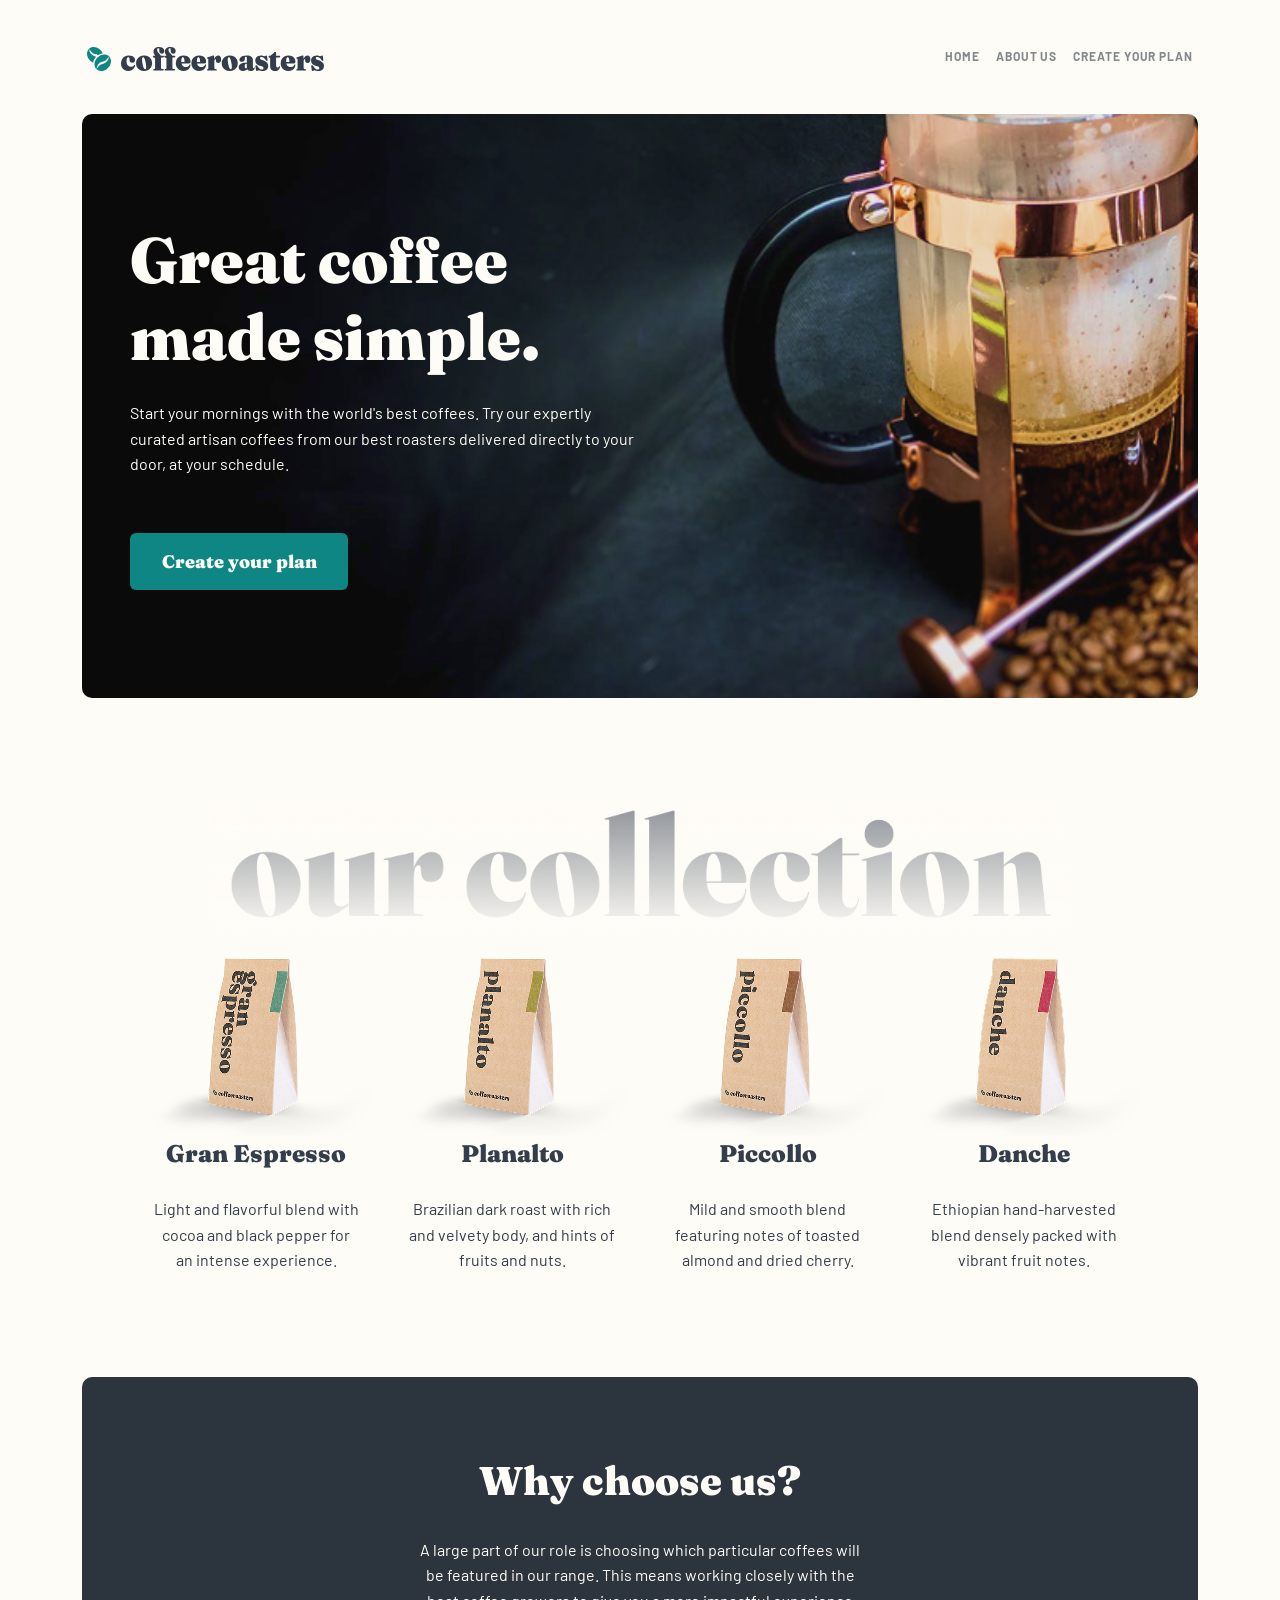
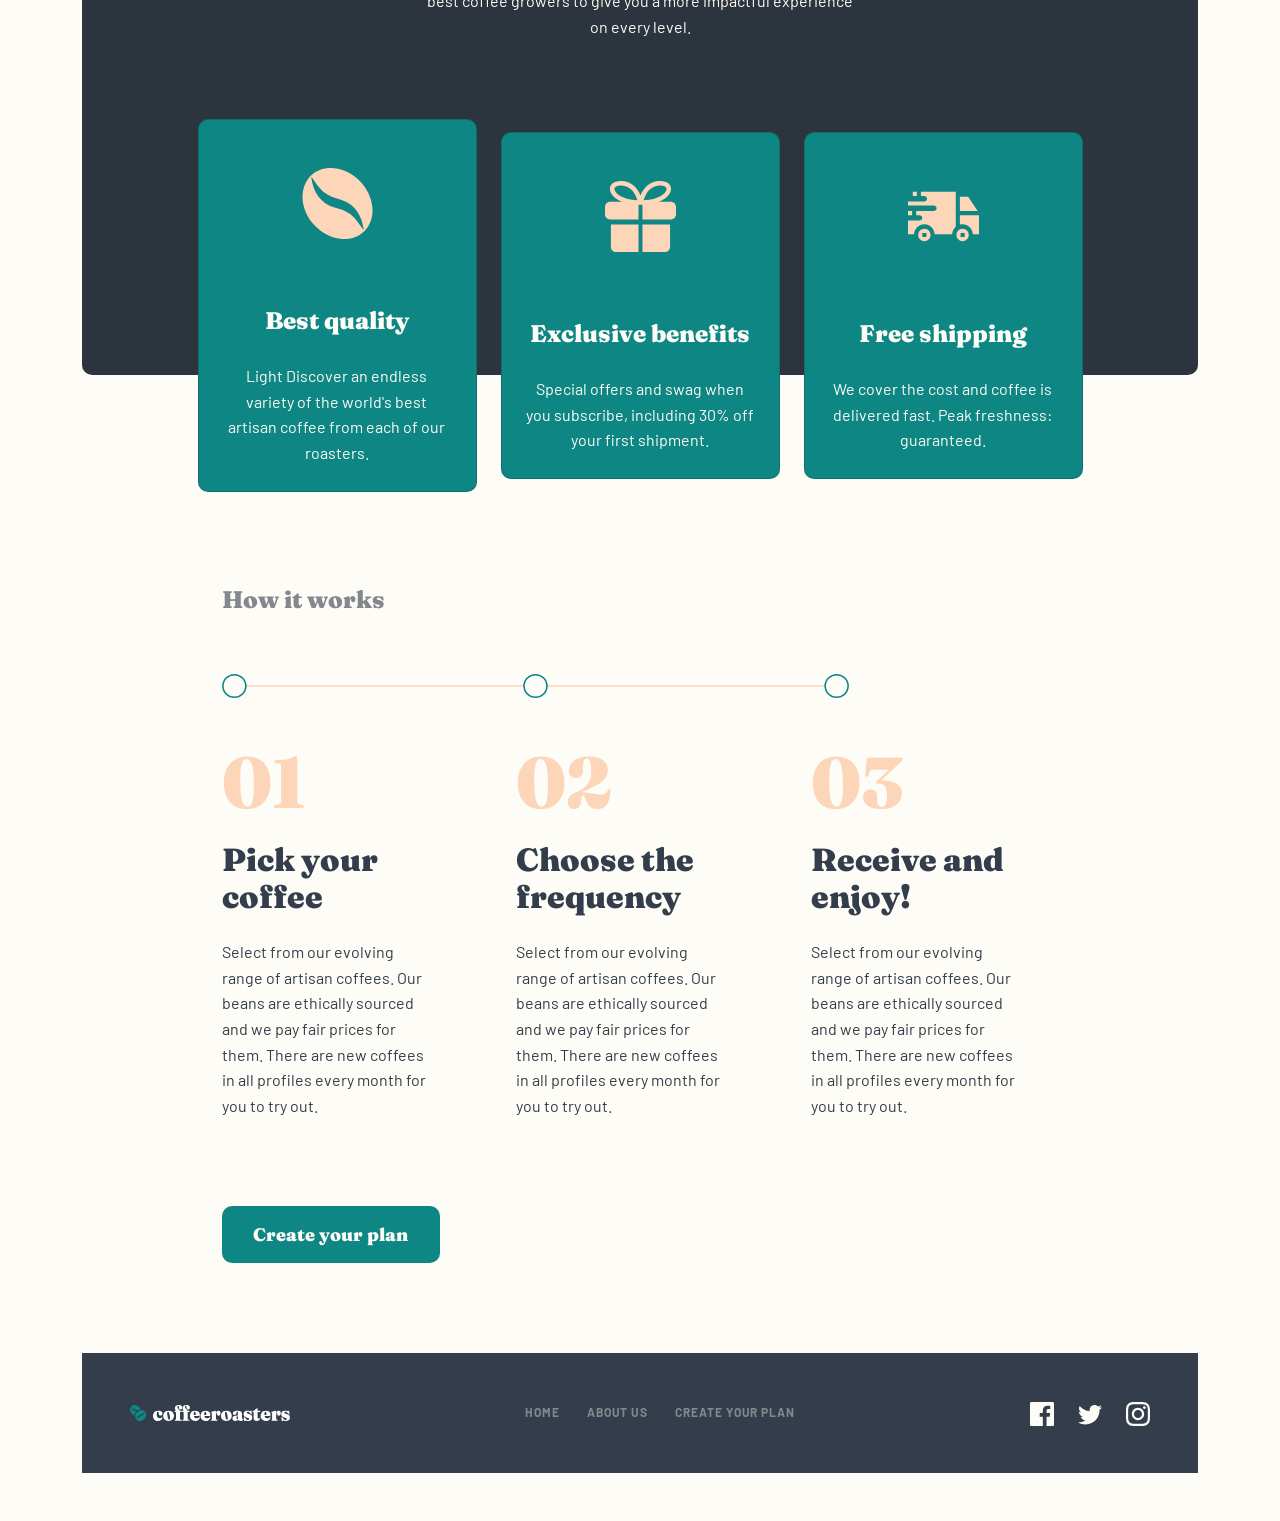
<file: index.html>
<!DOCTYPE html>
<html lang="en">
<!DOCTYPE html>
<html lang="en">

<head>
    <meta charset="UTF-8">
    <meta name="viewport" content="width=device-width, initial-scale=1.0">
    <title>Document</title>
    <link rel="stylesheet" href="style.css">
    <link rel="stylesheet" href="bootstrap.min.css">
    <link href="https://cdn.jsdelivr.net/npm/bootstrap@5.3.8/dist/css/bootstrap.min.css" rel="stylesheet"
        integrity="sha384-sRIl4kxILFvY47J16cr9ZwB07vP4J8+LH7qKQnuqkuIAvNWLzeN8tE5YBujZqJLB" crossorigin="anonymous">
    <link rel="stylesheet" href="https://cdnjs.cloudflare.com/ajax/libs/animate.css/4.1.1/animate.min.css">
</head>

<body>
    <div id="main" class="container-fluid col-12">
        <div id="container" class="container d-flex flex-column align-items-center pb-5">
            <!-- -----------------navbar------------------- -->
            <div id="navbar" class="d-flex justify-content-between align-items-center col-12">
                <div id="logo">
                    <img src="./Footage/Logo.svg" alt="">
                </div>
                <div id="links" class=" d-md-flex align-items-center gap-3">
                    <a href="./index.html">HOME</a>
                    <a href="./about-us.html">ABOUT US</a>
                    <a href="./subscribe.html">Create your plan</a>
                </div>
                <button onclick="toggleHamburger()" id="Hamburger" class="d-flex flex-column d-md-none">
                    <span></span>
                    <span></span>
                    <span></span>
                </button>
            </div>

            <!-- -----------------Hero------------------- -->

            <div id="hero" class="col-12 p-5 d-flex justify-content-lg-start align-items-center">
                <div id="card" class="col-lg-6 col-md-8 d-flex flex-column gap-3 align-items-md-start align-items-center">
                    <h1 class="text-center text-md-start col-md-10">Great coffee made simple.</h1>
                    <p class="text-md-start text-center">Start your mornings with the world's best coffees. Try our expertly
                        curated artisan coffees from our best roasters delivered directly
                        to your door, at your schedule.
                    </p>
                    <button onclick="window.location.href='./subscribe.html'" class="mt-4">Create your plan</button>
                </div>
            </div>
            <!-- -----------------Section-1-------------------- -->

            <section id="our-collection" class="col-12 col-lg-11 d-flex flex-column align-items-center">
                <img src="./Footage/Collection-Header.png" alt="" class="col-10">

                <div id="item-collection" class="h-75 d-flex justify-content-between flex-wrap ">

                    <div
                        class="col-lg-3 col-md-12 p-2 d-flex justify-content-center align-items-center flex-column flex-md-row flex-lg-column ">
                        <img src="./Footage/Collection-Image.png" alt="">
                        <div class="d-flex flex-column align-items-md-start align-items-lg-center align-items-center">
                            <h3>Gran Espresso</h3>
                            <p class="text-lg-center text-center text-md-start col-12 p-3">
                                Light and flavorful blend with cocoa and black
                                pepper for an intense experience.
                            </p>
                        </div>
                    </div>

                    <div class="col-lg-3 col-md-12 p-2 d-flex justify-content-center align-items-center flex-column flex-md-row flex-lg-column ">
                        <img src="./Footage/Collection-Image2.png" alt="">
                        <div
                            class="d-flex flex-column align-items-md-start align-items-lg-center align-items-center">
                            <h3>Planalto</h3>
                            <p class="text-lg-center text-center text-md-start col-12 p-3">
                                Brazilian dark roast with rich and velvety body,
                                and hints of fruits and nuts.
                            </p>
                        </div>
                    </div>

                    <div class="col-lg-3 col-md-12 p-2 d-flex justify-content-center align-items-center flex-column flex-md-row flex-lg-column ">
                        <img src="./Footage/Collection-Image3.png" alt="">
                        <div
                            class="d-flex flex-column align-items-md-start align-items-lg-center align-items-center">
                            <h3>Piccollo</h3>
                            <p class="text-lg-center text-center text-md-start col-12 p-3">
                                Mild and smooth blend featuring notes of toasted almond and dried cherry.
                            </p>
                        </div>
                    </div>

                    <div class="col-lg-3 col-md-12 p-2 d-flex justify-content-center align-items-center flex-column flex-md-row flex-lg-column ">
                        <img src="./Footage/Collection-Image4.png" alt="">
                        <div
                            class="d-flex flex-column align-items-md-start align-items-lg-center align-items-center">
                            <h3>Danche</h3>
                            <p class="text-lg-center text-center text-md-start col-10 col-md-12 col-lg-12 p-3">
                                Ethiopian hand-harvested blend densely packed with vibrant fruit notes.
                            </p>
                        </div>
                    </div>

                </div>
            </section>

            <!-- -----------------Section-2 -------------------- -->

            <section id="sec-2" class=" col-12  d-flex flex-column align-items-center">
                <div id="sec-2-title" class="col-12   d-flex flex-column align-items-center">
                    <h2 class="col-lg-5 col-md-6 col-12">Why choose us?</h2>
                    <p class="text-center col-lg-5 col-md-9 col-11">
                        A large part of our role is choosing which particular coffees
                        will be featured in our range. This means working closely with
                        the best coffee growers to give you a more impactful experience on every level.
                    </p>
                </div>

                <div id="item-collection" class=" d-flex justify-content-center gap-4 flex-wrap align-items-center">

                    <div class="card col-lg-3 col-md-11 col-10 d-flex justify-content-center align-items-center flex-column flex-md-row flex-lg-column ">
                        <img src="./Footage/Coffee Bean Icon.svg" alt="">
                        <div class="d-flex flex-column align-items-md-start align-items-lg-center align-items-center">
                            <h3 class="mt-md-3 mb-md-4">Best quality</h3>
                            <p class="text-lg-center text-center text-md-start col-10 col-md-11 col-lg-10">Light
                                Discover an endless variety of the world's best artisan coffee from each of our
                                roasters.
                            </p>
                        </div>
                    </div>

                    <div class="card col-lg-3 col-md-11 col-10 d-flex justify-content-center align-items-center flex-column flex-md-row flex-lg-column ">
                        <img src="./Footage/Gift Icon.svg" alt="">
                        <div class="d-flex flex-column align-items-md-start align-items-lg-center align-items-center">
                            <h3 class="mt-md-3 mb-md-4">Exclusive benefits</h3>
                            <p class="text-lg-center text-center text-md-start col-10 col-md-11 col-lg-10">
                                Special offers and swag when you subscribe, including 30% off your first shipment.
                            </p>
                        </div>
                    </div>

                    <div class="card col-lg-3 col-md-11 col-10 d-flex justify-content-center align-items-center flex-column flex-md-row flex-lg-column ">
                        <img src="./Footage/Truck Icon.svg" alt="">
                        <div class="d-flex flex-column align-items-md-start align-items-lg-center align-items-center">
                            <h3 class="mt-md-3 mb-md-4">Free shipping</h3>
                            <p class="text-lg-center text-center text-md-start col-10 col-md-11 col-lg-10">
                                We cover the cost and coffee is delivered fast. Peak freshness: guaranteed.
                            </p>
                        </div>
                    </div>

                </div>
            </section> 

             <!-- -----------------Section-3-------------------- -->  
            <div id="sec-3" class="col-lg-9 col-md-12 d-flex flex-column align-items-center align-items-md-start gap-5">
                <h2>How it works</h2>
                <img src="./Footage/How It Works Steps.svg" alt="" class="d-md-block d-none col-9">

                <div class="d-flex flex-column flex-md-row justify-content-between col-10 col-md-12 gap-3">

                    <div
                        class="col-md-4 col-12 d-flex flex-column align-items-center text-center align-items-md-start text-md-start gap-md-3 gap-3">
                        <h1>01</h1>
                        <h3 class="col-lg-9 col-md-12 col-9">Pick your coffee</h3>
                        <p class="col-12 col-md-9">
                            Select from our evolving range of artisan coffees.
                            Our beans are ethically sourced and we pay fair prices
                            for them. There are new coffees in all profiles every
                            month for you to try out.
                        </p>
                    </div>
                    <div
                        class="col-md-4 col-12 d-flex flex-column align-items-center text-center align-items-md-start text-md-start gap-md-3 gap-3">
                        <h1>02</h1>
                        <h3 class="col-lg-9 col-md-12 col-9">Choose the frequency</h3>
                        <p class="col-12 col-md-9">
                            Select from our evolving range of artisan coffees.
                            Our beans are ethically sourced and we pay fair prices
                            for them. There are new coffees in all profiles every
                            month for you to try out.
                        </p>
                    </div>
                    <div
                        class="col-md-4 col-12  d-flex flex-column align-items-center text-center align-items-md-start text-md-start gap-md-3 gap-3">
                        <h1>03</h1>
                        <h3 class="col-lg-9 col-md-12 col-9">Receive and enjoy!</h3>
                        <p class="col-12 col-md-9">
                            Select from our evolving range of artisan coffees.
                            Our beans are ethically sourced and we pay fair prices
                            for them. There are new coffees in all profiles every
                            month for you to try out.
                        </p>
                    </div>
                </div>
                <button onclick="window.location.href='./subscribe.html'" class="mt-4">Create your plan</button>
            </div>
      
            <!-- -----------------Footer-------------------- -->
            <div id="footer" class=" col-12 d-flex flex-column flex-md-row justify-content-between align-items-center gap-4 p-md-3 p-lg-5 p-5">
                <img src="./Footage/Footer Logo.svg" alt="" id="footer-logo">
                <div id="footer-links" class="d-flex justify-content-between align-items-center">
                    <a href="./index.html">HOME</a>
                    <a href="./about-us.html">ABOUT US</a>
                    <a href="./subscribe.html">Create your plan</a>
                </div>
                <div id="social-links" class="d-flex justify-content-between align-items-center">
                    <a href="https://web.facebook.com/"><img src="./Footage/fb.svg" alt=""></a>
                    <a href="https://x.com/"><img src="./Footage/tw.svg" alt=""></a>
                    <a href="https://www.instagram.com/"><img src="./Footage/in.svg" alt=""></a>
                </div>
            </div>

        </div>
    </div>

    <!-- ------------------------Scripts------------------- -->
    <script src="./script.js"></script>
    <script src="./bootstrap.min.js"></script>
    <script src="https://cdn.jsdelivr.net/npm/bootstrap@5.3.8/dist/js/bootstrap.bundle.min.js"
        integrity="sha384-FKyoEForCGlyvwx9Hj09JcYn3nv7wiPVlz7YYwJrWVcXK/BmnVDxM+D2scQbITxI"
        crossorigin="anonymous"></script>
</body>

</html>
</file>
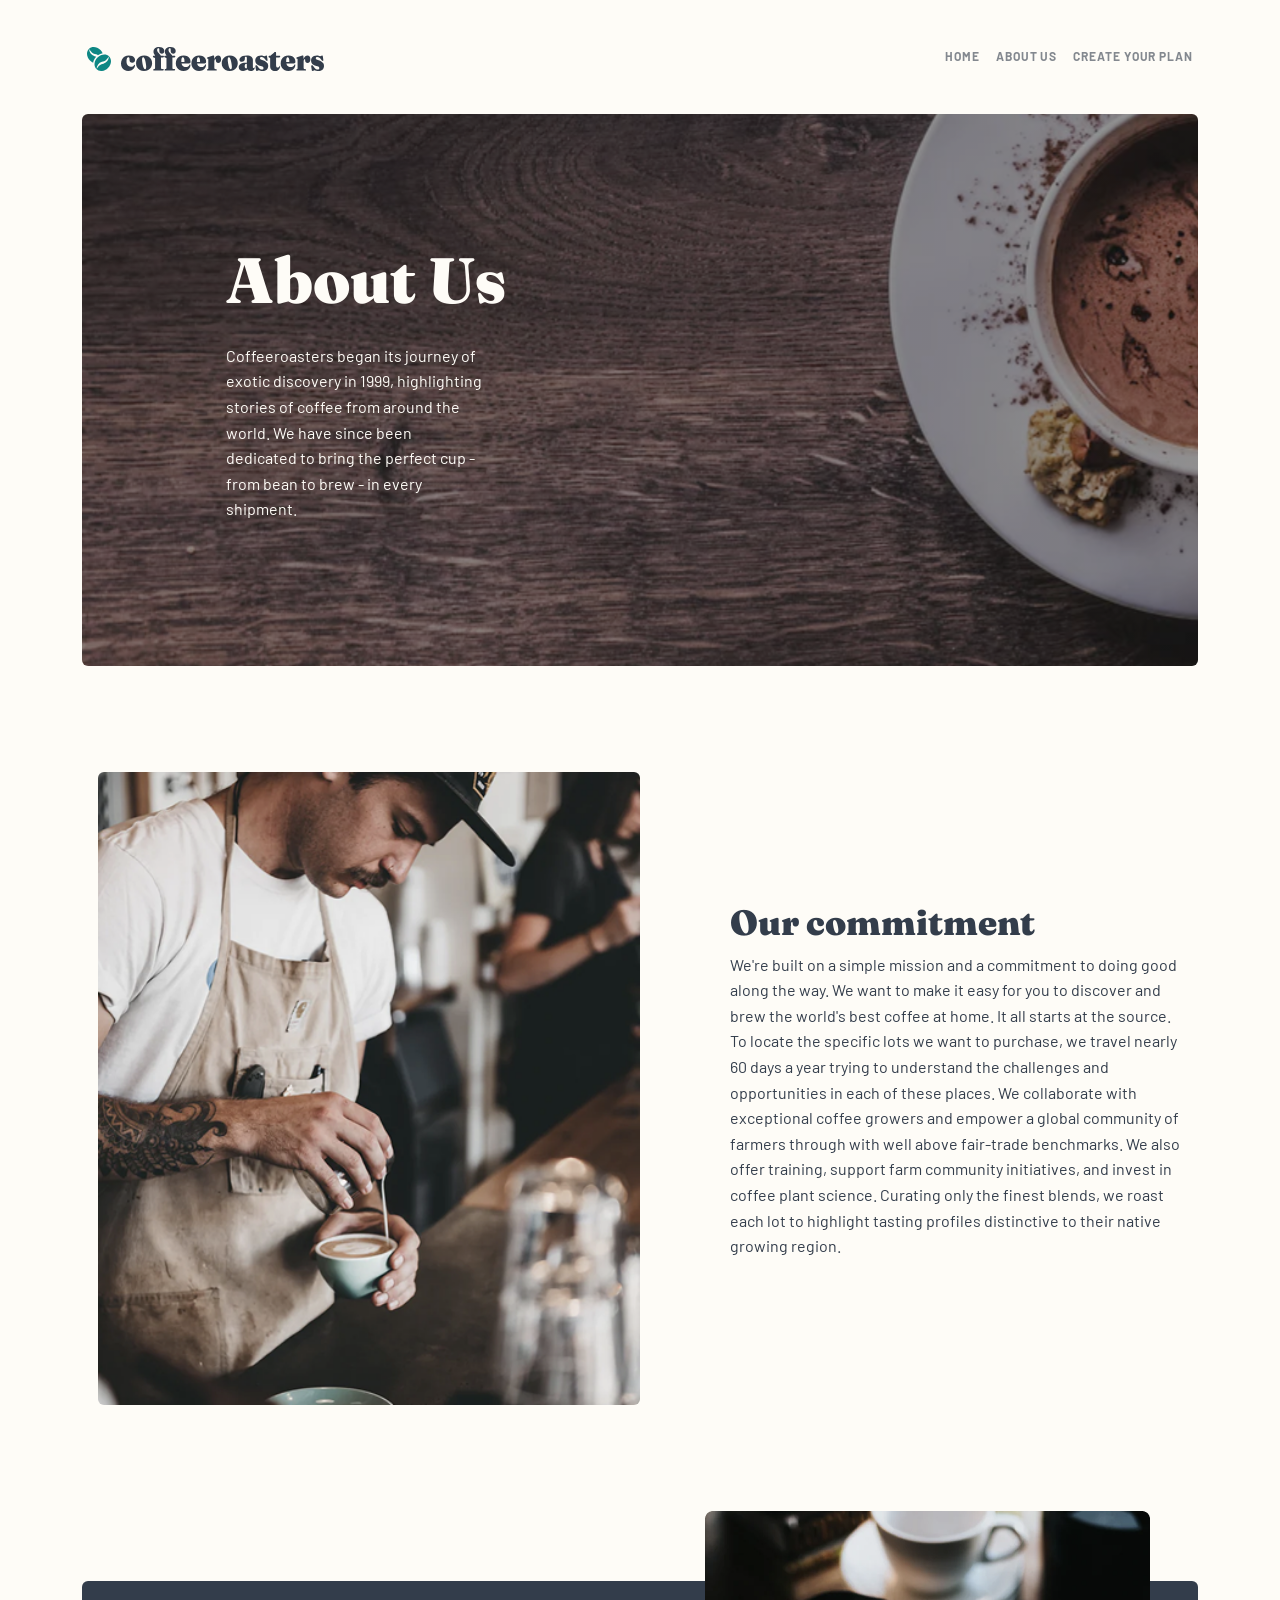
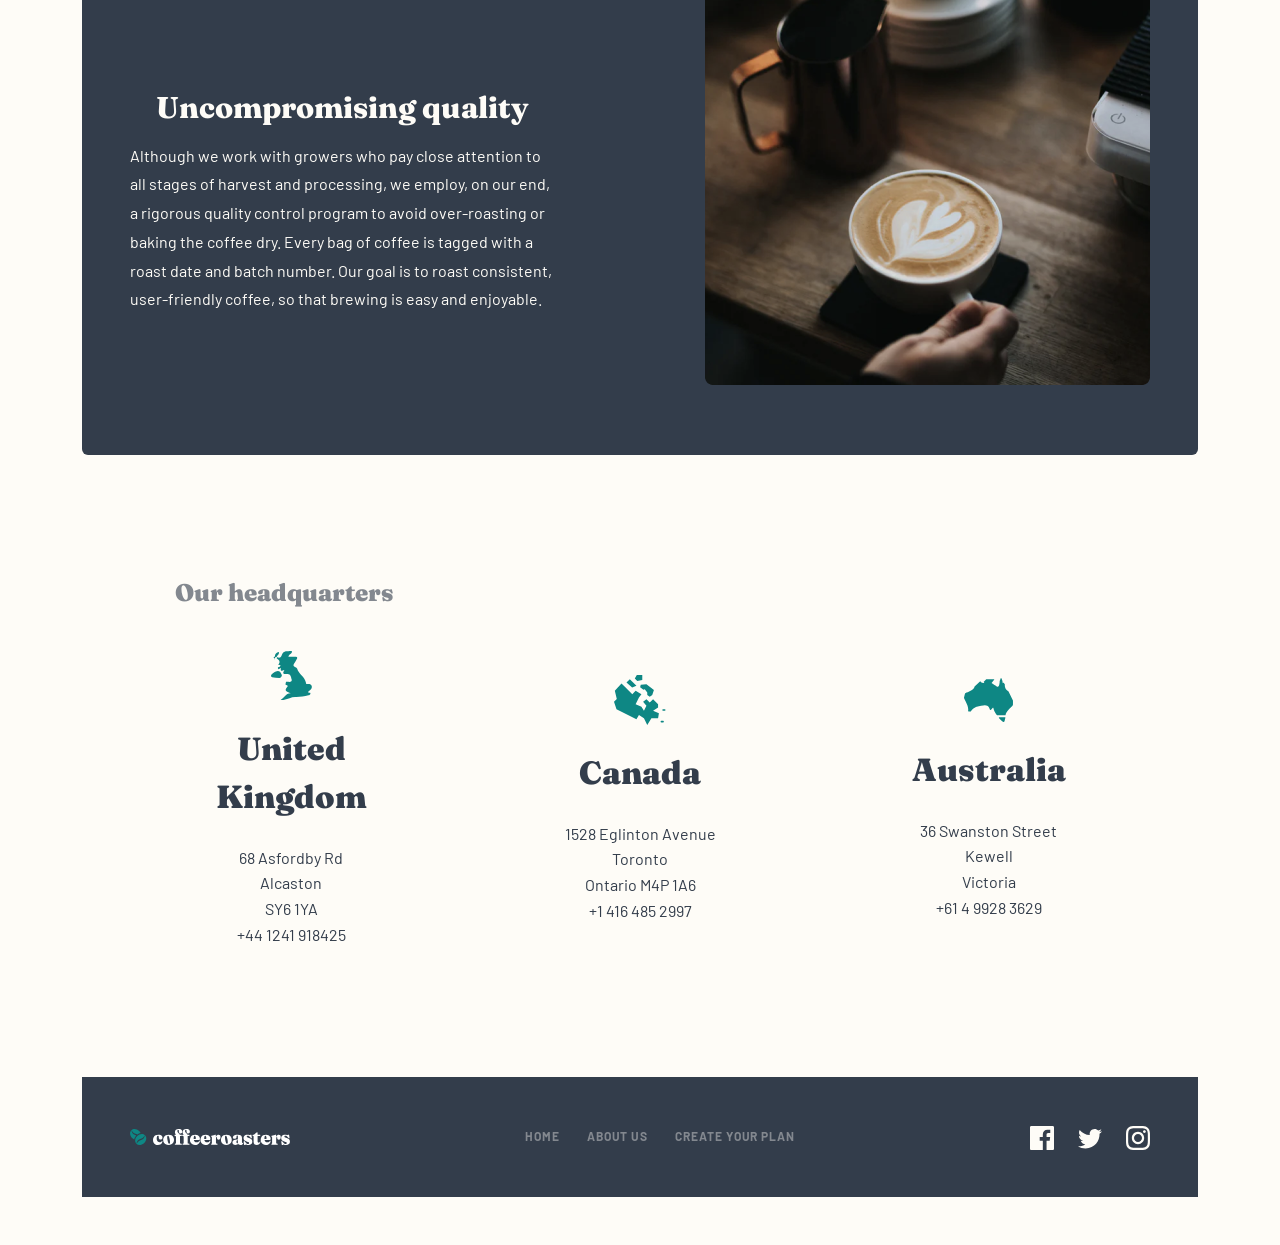
<file: about-us.html>
<!DOCTYPE html>
<html lang="en">
<!DOCTYPE html>
<html lang="en">

<head>
    <meta charset="UTF-8">
    <meta name="viewport" content="width=device-width, initial-scale=1.0">
    <title>Document</title>
    <link rel="stylesheet" href="about-us.css">
    <link rel="stylesheet" href="style.css">
    <link rel="stylesheet" href="bootstrap.min.css">
    <link href="https://cdn.jsdelivr.net/npm/bootstrap@5.3.8/dist/css/bootstrap.min.css" rel="stylesheet"
        integrity="sha384-sRIl4kxILFvY47J16cr9ZwB07vP4J8+LH7qKQnuqkuIAvNWLzeN8tE5YBujZqJLB" crossorigin="anonymous">
    <link rel="stylesheet" href="https://cdnjs.cloudflare.com/ajax/libs/animate.css/4.1.1/animate.min.css">
</head>

<body>
    <div id="main" class="container-fluid col-12">
        <div id="container" class="container d-flex flex-column align-items-center pb-5">
            <!-- -----------------navbar------------------- -->
            <div id="navbar" class="d-flex justify-content-between align-items-center col-12">
                <div id="logo">
                    <img src="./Footage/Logo.svg" alt="">
                </div>
                <div id="links" class=" d-md-flex align-items-center gap-3">
                    <a href="./index.html">HOME</a>
                    <a href="./about-us.html">ABOUT US</a>
                    <a href="./subscribe.html">Create your plan</a>
                </div>
                <button onclick="toggleHamburger()" id="Hamburger" class="d-flex flex-column d-md-none">
                    <span></span>
                    <span></span>
                    <span></span>
                </button>
            </div>
            <!-- -----------------Hero------------------- -->

            <div id="hero-about" class="rounded col-12 d-flex justify-content-center justify-content-md-start align-items-center ps-md-5">
                
                <div id="card" class="col-10 col-md-6 d-flex flex-column align-items-center align-items-md-start gap-3 p-3">
                    <h1>About Us</h1>
                    <p class="col-8 text-md-start text-center">Coffeeroasters began its journey of exotic discovery in 1999,
                         highlighting stories of coffee from around the world. We have since been 
                         dedicated to bring the perfect cup - from bean to brew - in every shipment.
                    </p>
                </div>
            </div>

            <!-- -----------------Section-1-------------------- -->

            <div id="about__sec-1" class=" d-flex gap-5 p-3 align-items-center justify-content-between flex-column flex-md-row ">
                <img src="./Footage/coffee-maker.png" alt="" class=" rounded d-md-none d-lg-block d-block col-12 col-lg-6">
                <img src="./Footage/coffee-maker_m.png" alt="" class=" rounded d-lg-none d-md-block d-none col-md-5">
                
                <div id="sec-1_info" class="col-lg-5 col-md-7 col-12 d-flex flex-column align-items-center align-items-md-start">
                    <h2>Our commitment</h2>
                    <p class="text-center text-md-start">We're built on a simple mission and a commitment to doing 
                        good along the way. We want to make it easy for you to
                        discover and brew the world's best coffee at home. 
                        It all starts at the source. To locate the specific 
                        lots we want to purchase, we travel nearly 60 days 
                        a year trying to understand the challenges and 
                        opportunities in each of these places. We collaborate 
                        with exceptional coffee growers and empower a global
                        community of farmers through with well above fair-trade 
                        benchmarks. We also offer training, support farm community
                        initiatives, and invest in coffee plant science. 
                        Curating only the finest blends, we roast each lot to
                        highlight tasting profiles distinctive to their native 
                        growing region.
                    </p>
                </div>
            </div>

             <!-- -----------------Section-2-------------------- -->

            <div id="about__sec-2" class="rounded col-12 d-flex flex-lg-row-reverse flex-md-column flex-column align-items-center justify-content-between ps-5 pe-5">
                <img id="img-Lg" src="./Footage/About-Sec-2_LG.png" alt="" class="rounded d-md-none d-lg-block d-none">
                <img id="img-md"src="./Footage/About-Sec-2_MD.png" alt="" class="rounded col-md-10 d-md-block d-lg-none d-none">
                <img id="img-sm"src="./Footage/About-Sec-2_SM.png" alt="" class="rounded col-12 d-block d-lg-none d-md-none">

                <div class="col-lg-5 col-md-10 flex-column flex-lg-start flex-md-center  ">
                    <h1 class="pb-4 pb-md-2 pt-md-2 pt-5">Uncompromising quality</h1>
                    <p class="text-lg-start text-md-center text-center pb-4">
                        Although we work with growers who pay close attention to all stages
                        of harvest and processing, we employ, on our end, a rigorous quality
                        control program to avoid over-roasting or baking the coffee dry.
                        Every bag of coffee is tagged with a roast date and batch number.
                        Our goal is to roast consistent, user-friendly coffee, so that 
                        brewing is easy and enjoyable.
                    </p>
                </div>
            </div>
             <!-- -----------------Section-3-------------------- -->

            <div id="about__sec-3" class="col-12 col-lg-10 d-flex flex-column align-items-center align-items-md-start gap-4">
                <h3 class="">Our headquarters</h3>

                <div id="item-collection" class="col-12 d-flex justify-content-between flex-md-row flex-column">

                    <div class="col-md-3 p-2 d-flex justify-content-center align-items-center flex-column flex-lg-column gap-4">
                        <img src="./Footage/UK Map.svg" alt="">
                        <div class="d-flex flex-column align-items-sm-center">
                            <h2>United Kingdom</h2>
                            <p class="text-center col-md-12 col-lg-12 p-3">
                                68  Asfordby Rd <br>
                                Alcaston <br>
                                SY6 1YA <br>
                                +44 1241 918425 <br>
                            </p>
                        </div>
                    </div>

                    <div class="col-md-3 p-2 d-flex justify-content-center align-items-center flex-column flex-lg-column gap-4">
                        <img src="./Footage/Canada Map.svg" alt="">
                        <div class="d-flex flex-column align-items-sm-center">
                            <h2>Canada</h2>
                            <p class="text-center col-md-12 col-lg-12 p-3">
                                1528  Eglinton Avenue <br>
                                Toronto <br>
                                Ontario M4P 1A6 <br>
                                +1 416 485 2997 <br>
                            </p>
                        </div>
                    </div>

                    <div class="col-md-3 p-2 d-flex justify-content-center align-items-center flex-column flex-lg-column gap-4">
                        <img src="./Footage/Australia Map.svg" alt="">
                        <div class="d-flex flex-column align-items-sm-center">
                            <h2>Australia</h2>
                            <p class="text-center col-md-12 col-lg-12 p-3">
                                36 Swanston Street <br>
                                Kewell <br>
                                Victoria <br>
                                +61 4 9928 3629 <br>
                            </p>
                        </div>
                    </div>

                </div>
            </div>
            <!-- -----------------Footer-------------------- -->
            <div id="footer" class=" col-12 d-flex flex-column flex-md-row justify-content-between align-items-center gap-4 p-md-3 p-lg-5 p-5">
                <img src="./Footage/Footer Logo.svg" alt="" id="footer-logo">
                <div id="footer-links" class="d-flex justify-content-between align-items-center">
                    <a href="./index.html">HOME</a>
                    <a href="./about-us.html">ABOUT US</a>
                    <a href="./subscribe.html">Create your plan</a>
                </div>
                <div id="social-links" class="d-flex justify-content-between align-items-center">
                    <a href="https://web.facebook.com/"><img src="./Footage/fb.svg" alt=""></a>
                    <a href="https://x.com/"><img src="./Footage/tw.svg" alt=""></a>
                    <a href="https://www.instagram.com/"><img src="./Footage/in.svg" alt=""></a>
                </div>
            </div>

        </div>
    </div>

    <!-- ------------------------Scripts------------------- -->
    <script src="./script.js"></script>
    <script src="./bootstrap.min.js"></script>
    <script src="https://cdn.jsdelivr.net/npm/bootstrap@5.3.8/dist/js/bootstrap.bundle.min.js"
        integrity="sha384-FKyoEForCGlyvwx9Hj09JcYn3nv7wiPVlz7YYwJrWVcXK/BmnVDxM+D2scQbITxI"
        crossorigin="anonymous"></script>
</body>

</html>
</file>
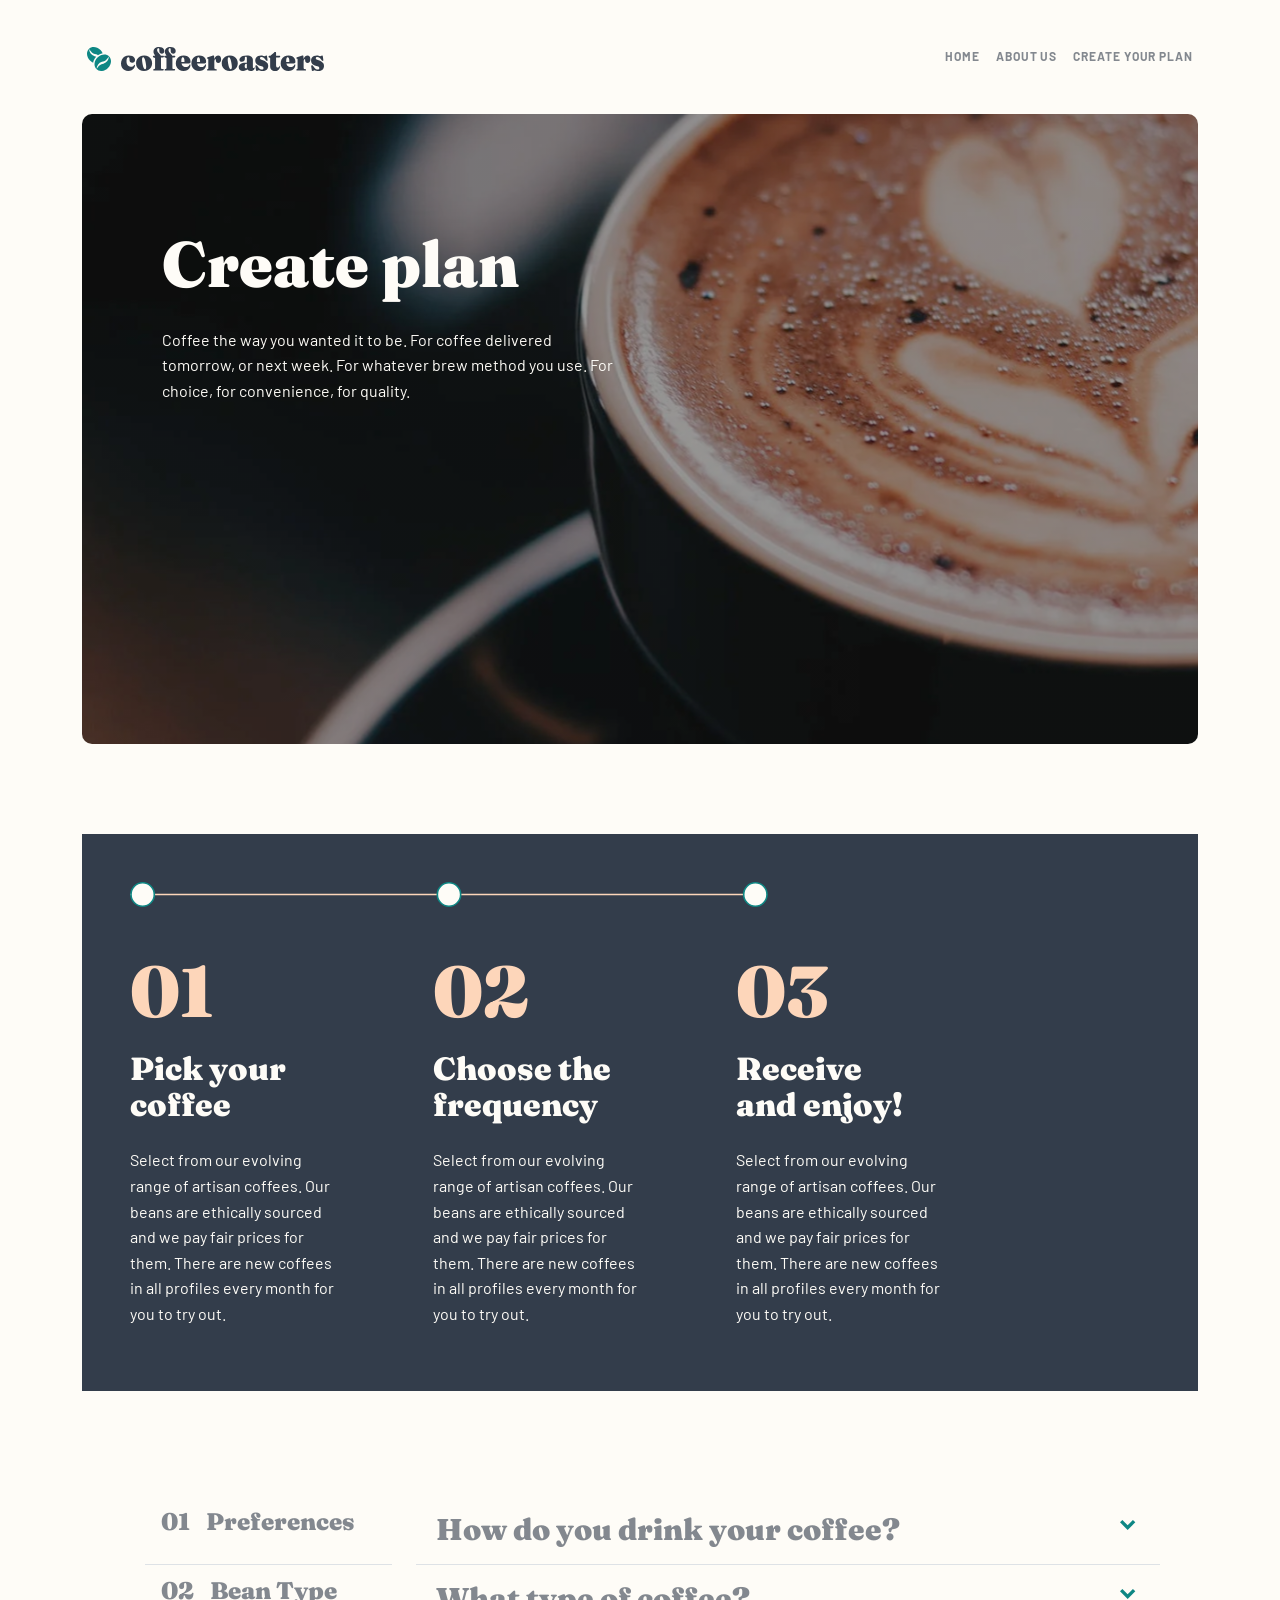
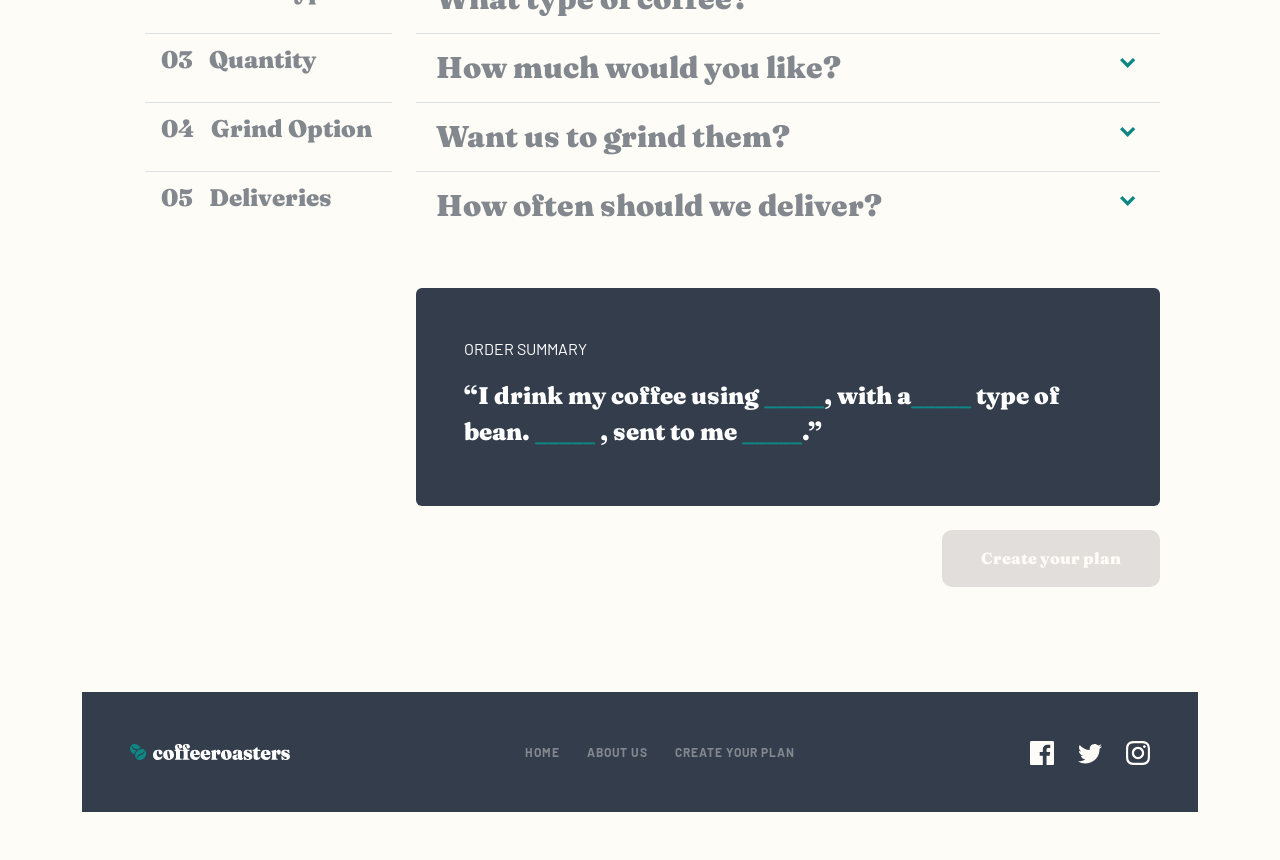
<file: subscribe.html>
<!DOCTYPE html>
<html lang="en">
<!DOCTYPE html>
<html lang="en">

<head>
    <meta charset="UTF-8">
    <meta name="viewport" content="width=device-width, initial-scale=1.0">
    <title>Document</title>
    <link rel="stylesheet" href="subscribe.css">
    <link rel="stylesheet" href="style.css">
    <link rel="stylesheet" href="bootstrap.min.css">
    <link href="https://cdn.jsdelivr.net/npm/bootstrap@5.3.8/dist/css/bootstrap.min.css" rel="stylesheet"
        integrity="sha384-sRIl4kxILFvY47J16cr9ZwB07vP4J8+LH7qKQnuqkuIAvNWLzeN8tE5YBujZqJLB" crossorigin="anonymous">
    <link rel="stylesheet" href="https://cdnjs.cloudflare.com/ajax/libs/animate.css/4.1.1/animate.min.css">
</head>

<body>
    <div id="main" class="container-fluid col-12">
        <div id="container" class="container d-flex flex-column align-items-center pb-5">
            <!-- -----------------navbar------------------- -->
            <div id="navbar" class="d-flex justify-content-between align-items-center col-12">
                <div id="logo">
                    <img src="./Footage/Logo.svg" alt="">
                </div>
                <div id="links" class=" d-md-flex align-items-center gap-3">
                    <a href="./index.html">HOME</a>
                    <a href="./about-us.html">ABOUT US</a>
                    <a href="./subscribe.html">Create your plan</a>
                </div>
                <button onclick="toggleHamburger()" id="Hamburger" class="d-flex flex-column d-md-none">
                    <span></span>
                    <span></span>
                    <span></span>
                </button>
            </div>

            <!-- -----------------Hero------------------- -->

            <div id="hero-subscribe" class="col-12 d-flex justify-content-center justify-content-md-start justify-content-lg-start">
                <div id="card" class="col-11 col-md-6 d-flex flex-column align-items-center align-items-md-start gap-3">
                    <h1>Create plan</h1>
                    <p class="col-md-12 col-lg-10 text-md-start text-center">Coffee the way you wanted it to be. For coffee delivered tomorrow, 
                        or next week. For whatever brew method you use. For choice, for convenience, for quality.
                    </p>
                </div>
            </div>
            <!-- -----------------Section-1-------------------- -->

            <div id="sec-1_container" class="col-12 p-5">
                <div id="sub__sec-1" class="col-lg-9 col-md-12 d-flex flex-column align-items-center align-items-md-start gap-5">
                    <img src="./Footage/How It Works Steps.svg" alt="" class="d-md-block d-none col-10">

                    <div class="d-flex flex-column flex-md-row justify-content-between col-md-12 gap-5 gap-md-3 gap-lg-5">

                        <div class="col-md-4 col-12 d-flex flex-column align-items-center text-center align-items-md-start text-md-start gap-md-3 gap-3">
                            <h1>01</h1>
                            <h3 class="col-lg-9 col-md-12">Pick your coffee</h3>
                            <p class="col-12 col-md-10">
                                Select from our evolving range of artisan coffees. 
                                Our beans are ethically sourced and we pay fair prices 
                                for them. There are new coffees in all profiles every 
                                month for you to try out.
                            </p>
                        </div>
                        <div class="col-md-4 col-12 d-flex flex-column align-items-center text-center align-items-md-start text-md-start gap-md-3 gap-3">
                            <h1>02</h1>
                            <h3 class="col-lg-9 col-md-12">Choose the frequency</h3>
                            <p class="col-12 col-md-10">
                                Select from our evolving range of artisan coffees. 
                                Our beans are ethically sourced and we pay fair prices 
                                for them. There are new coffees in all profiles every 
                                month for you to try out.
                            </p>
                        </div>
                        <div class="col-md-4 col-12  d-flex flex-column align-items-center text-center align-items-md-start text-md-start gap-md-3 gap-3">
                            <h1>03</h1>
                            <h3 class="col-lg-9 col-md-12">Receive and enjoy!</h3>
                            <p class="col-12 col-md-10">
                                Select from our evolving range of artisan coffees. 
                                Our beans are ethically sourced and we pay fair prices 
                                for them. There are new coffees in all profiles every 
                                month for you to try out.
                            </p>
                        </div>
                    </div>
                </div>
            </div>
             <!-- -----------------Section-2-------------------- -->

            <div id="sub__sec-2" class="col-12 col-lg-11  d-flex flex-md-column flex-column  justify-content-lg-between flex-lg-row gap-4 p-lg-3 p-2">

                <div id="listGroup" class="col-lg-3 col-md-12 col-12 ">
                    <ul class="list-group list-group-flush">
                        <li id="PreferencesList" class="list-group-item d-flex gap-3"><p>01</p>Preferences</li>
                        <li id="BeanTypeList" class="list-group-item d-flex gap-3"><p>02</p>Bean Type</li>
                        <li id="QuantityList" class="list-group-item d-flex gap-3"><p>03</p>Quantity</li>
                        <li id="GrindOptionList" class="list-group-item d-flex gap-3"><p>04</p>Grind Option</li>
                        <li id="DeliveriesList" class="list-group-item d-flex gap-3"><p>05</p>Deliveries</li>
                    </ul>
                </div>

               <div class="col-lg-9 col-md-12 col-12  d-flex flex-column gap-5">
                    <div id="accordions" >
                        <div class="accordion accordion-flush" id="accordionFlushExample">

                            <div class="accordion-item">
                                <h2 class="accordion-header">
                                <button onclick="Preferences_List()" class="accordion-title accordion-button collapsed" type="button" data-bs-toggle="collapse" data-bs-target="#flush-collapseOne" aria-expanded="false" aria-controls="flush-collapseOne">
                                    How do you drink your coffee?
                                </button>
                                </h2>
                                <div id="flush-collapseOne" class="accordion-collapse collapse" data-bs-parent="#accordionFlushExample">
                                    <div class="accordion-body d-flex flex-column flex-md-row justify-content-between gap-3 p-2 p-md-5 p-2">

                                        <div onclick="changeColor(this) ;PreferencesSpan('Capsule')" class="card col-12 col-md-4 d-flex align-items-start flex-column gap-4 p-5 rounded">
                                            <h2>Capsule</h2>
                                            <p>Compatible with Nespresso systems and similar brewers</p>
                                        </div>

                                        <div onclick="changeColor(this) ;PreferencesSpan('Filter')"  class="card col-12 col-md-4 d-flex align-items-start flex-column gap-4 p-5 rounded">
                                            <h2>Filter</h2>
                                            <p>For pour over or drip methods like Aeropress, Chemex, and V60</p>
                                        </div>

                                        <div onclick="changeColor(this) ;PreferencesSpan('Espresso')" class="card col-12 col-md-4 d-flex align-items-start flex-column gap-4 p-5 rounded">
                                            <h2>Espresso</h2>
                                            <p>Dense and finely ground beans for an intense, flavorful experience</p>
                                        </div>
                                    </div>
                                </div>
                            </div>
                            <div class="accordion-item">
                                <h2 class="accordion-header">
                                <button onclick="BeanType_List()" class=" accordion-title accordion-button collapsed" type="button" data-bs-toggle="collapse" data-bs-target="#flush-collapseTwo" aria-expanded="false" aria-controls="flush-collapseTwo">
                                    What type of coffee?
                                </button>
                                </h2>
                                <div id="flush-collapseTwo" class="accordion-collapse collapse" data-bs-parent="#accordionFlushExample">
                                    <div class="accordion-body d-flex flex-column flex-md-row justify-content-between gap-3 p-2 p-md-5 p-2">
                                        <div onclick="changeColor(this); BeanTypeSpan(' Single Origin ')" class="card col-12 col-md-4 d-flex align-items-start flex-column gap-4 p-5 rounded">
                                            <h2>Single Origin</h2>
                                            <p>Distinct, high quality coffee from a specific family-owned farm</p>
                                        </div>

                                        <div onclick="changeColor(this); BeanTypeSpan(' Decaf ')" class="card col-12 col-md-4 d-flex align-items-start flex-column gap-4 p-5 rounded">
                                            <h2>Decaf</h2>
                                            <p>Just like regular coffee, except the caffeine has been removed</p>
                                        </div>

                                        <div onclick="changeColor(this); BeanTypeSpan(' Blended ')" class="card col-12 col-md-4 d-flex align-items-start flex-column gap-4 p-5 rounded">
                                            <h2>Blended</h2>
                                            <p>Combination of two or three dark roasted beans of organic coffees</p>
                                        </div>
                                    </div>
                                </div>
                            </div>
                            <div class="accordion-item">
                                <h2 class="accordion-header">
                                <button onclick="Quantity_List()" class="accordion-title accordion-button collapsed" type="button" data-bs-toggle="collapse" data-bs-target="#flush-collapseThree" aria-expanded="false" aria-controls="flush-collapseThree">
                                    How much would you like?
                                </button>
                                </h2>
                                <div id="flush-collapseThree" class="accordion-collapse collapse" data-bs-parent="#accordionFlushExample">
                                    <div class="accordion-body d-flex flex-column flex-md-row justify-content-between gap-3 p-2 p-md-5 p-2">
                                        <div onclick="changeColor(this); QuantitySpan(' 250g ')" class="card col-12 col-md-4 d-flex align-items-start flex-column gap-4 p-5 rounded">
                                            <h2>250g</h2>
                                            <p>Perfect for the solo drinker. Yields about 12 delicious cups.</p>
                                        </div>

                                        <div onclick="changeColor(this); QuantitySpan(' 500g ')" class="card col-12 col-md-4 d-flex align-items-start flex-column gap-4 p-5 rounded">
                                            <h2>500g</h2>
                                            <p>Perfect option for a couple. Yields about 40 delectable cups.</p>
                                        </div>

                                        <div onclick="changeColor(this); QuantitySpan(' 1000g ')" class="card col-12 col-md-4 d-flex align-items-start flex-column gap-4 p-5 rounded">
                                            <h2>1000g</h2>
                                            <p>Perfect for offices and events. Yields about 90 delightful cups.</p>
                                        </div>
                                    </div>
                                </div>
                            </div>
                            <div class="accordion-item">
                                <h2 class="accordion-header">
                                <button onclick="GrindOption_List()" class="accordion-title accordion-button collapsed" type="button" data-bs-toggle="collapse" data-bs-target="#flush-collapseFour" aria-expanded="false" aria-controls="flush-collapseFour">
                                    Want us to grind them?
                                </button>
                                </h2>
                                <div id="flush-collapseFour" class="accordion-collapse collapse" data-bs-parent="#accordionFlushExample">
                                    <div class="accordion-body d-flex flex-column flex-md-row justify-content-between gap-3 p-2 p-md-5 p-2">
                                        <div onclick="changeColor(this)" class="card col-12 col-md-4 d-flex align-items-start flex-column gap-4 p-5 rounded">
                                            <h2>Wholebean</h2>
                                            <p>Best choice if you cherish the full sensory experience</p>
                                        </div>

                                        <div onclick="changeColor(this)" class="card col-12 col-md-4 d-flex align-items-start flex-column gap-4 p-5 rounded">
                                            <h2>Filter</h2>
                                            <p>For drip or pour-over coffee methods such as V60 or Aeropress</p>
                                        </div>

                                        <div onclick="changeColor(this)" class="card col-12 col-md-4 d-flex align-items-start flex-column gap-4 p-5 rounded">
                                            <h2>Cafetiére</h2>
                                            <p>Course ground beans specially suited for french press coffee</p>
                                        </div>
                                    </div>
                                </div>
                            </div>
                            <div class="accordion-item">
                                <h2 class="accordion-header">
                                <button onclick="Deliveries_List()" class="accordion-title accordion-button collapsed" type="button" data-bs-toggle="collapse" data-bs-target="#flush-collapseFive" aria-expanded="false" aria-controls="flush-collapseFive">
                                    How often should we deliver?
                                </button>
                                </h2>
                                <div id="flush-collapseFive" class="accordion-collapse collapse" data-bs-parent="#accordionFlushExample">
                                    <div class="accordion-body d-flex flex-column flex-md-row justify-content-between gap-3 p-2 p-md-5 p-2">
                                        <div onclick="changeColor(this); GrindOptionSpan(' Every week ')" class="card col-12 col-md-4 d-flex align-items-start flex-column gap-4 p-5 rounded">
                                            <h2>Every week</h2>
                                            <p>$7.20 per shipment. Includes free first-class shipping.</p>
                                        </div>

                                        <div onclick="changeColor(this); GrindOptionSpan(' Every 2 weeks ')" class="card col-12 col-md-4 d-flex align-items-start flex-column gap-4 p-5 rounded">
                                            <h2>Every 2 weeks</h2>
                                            <p>$9.60 per shipment. Includes free priority shipping.</p>
                                        </div>

                                        <div onclick="changeColor(this); GrindOptionSpan(' Every month ')" class="card col-12 col-md-4 d-flex align-items-start flex-column gap-4 p-5 rounded">
                                            <h2>Every month</h2>
                                            <p>$12.00 per shipment. Includes free priority shipping.</p>
                                        </div>
                                    </div>
                                </div>
                            </div>
                        </div>
                    </div>
                    <div class="d-flex flex-column align-items-end gap-4">
                        <div id="order-summary" class="col-12 rounded  p-5">
                            <div>
                                <p>Order Summary</p>
                            </div>
                            <h2>“I drink my coffee using <span class="Preferences_span" style="color: #0E8784;">_____</span>,
                                 with a<span class="BeanType_span" style="color: #0E8784;">_____</span> type of bean.
                                  <span class="Quantity_span" style="color: #0E8784;">_____</span> , sent to me <span class="GrindOption_span" style="color: #0E8784;">_____</span>.”</h2>
                        </div>
                        <button id="plan-button" onclick="document.getElementById('modal').showModal()">Create your plan</button>
                    </div>
                </div>

                <dialog class="col-lg-3 col-md-8 col-10" id="modal">
                    <div id="wrapper">
                        <div id="dialog-header" class="d-flex align-items-center ps-3"><h1>Order Summary</h1></div>

                        <div id="modalContent" class="d-flex flex-column gap-2 align-items-start p-4">
                            <h2>“I drink my coffee using <span class="Preferences_span" style="color: #0E8784;">_____</span>,
                            with a<span class="BeanType_span" style="color: #0E8784;">_____</span> type of bean.
                            <span class="Quantity_span" style="color: #0E8784;">_____</span> , sent to me <span class="GrindOption_span" style="color: #0E8784;">_____</span>.”
                            </h2>
                            <p class="col-10">Is this correct? You can proceed to checkout or go back to plan selection if something is off.
                                Subscription discount codes can also be redeemed at the checkout.
                            </p>
                            <div class="col-12 d-md-flex d-none justify-content-between align-items-center">
                                <h1>$14.00/ mo</h1>
                                <button onclick="document.getElementById('modal').close()">Checkout</button>
                            </div>
                            <div class="col-12 d-md-none d-flex justify-content-between align-items-center">
                                <!-- <h1>$14.00/ mo</h1> -->
                                <button class="col-12" onclick="document.getElementById('modal').close()">Checkout - $14.00/ mo</button>
                            </div>
                        </div>
                    </div>
                    
                </dialog>
            </div>


            
      
            <!-- -----------------Footer-------------------- -->
            <div id="footer" class=" col-12 d-flex flex-column flex-md-row justify-content-between align-items-center gap-4 p-md-3 p-lg-5 p-5">
                <img src="./Footage/Footer Logo.svg" alt="" id="footer-logo">
                <div id="footer-links" class="d-flex justify-content-between align-items-center">
                    <a href="./index.html">HOME</a>
                    <a href="./about-us.html">ABOUT US</a>
                    <a href="./subscribe.html">Create your plan</a>
                </div>
                <div id="social-links" class="d-flex justify-content-between align-items-center">
                    <a href="https://web.facebook.com/"><img src="./Footage/fb.svg" alt=""></a>
                    <a href="https://x.com/"><img src="./Footage/tw.svg" alt=""></a>
                    <a href="https://www.instagram.com/"><img src="./Footage/in.svg" alt=""></a>
                </div>
            </div>

        </div>
    </div>

    <!-- ------------------------Scripts------------------- -->
    <script src="./script.js"></script>
    <!-- <script src="./bootstrap.min.js"></script> -->
    <script src="https://cdn.jsdelivr.net/npm/bootstrap@5.3.8/dist/js/bootstrap.bundle.min.js"
        integrity="sha384-FKyoEForCGlyvwx9Hj09JcYn3nv7wiPVlz7YYwJrWVcXK/BmnVDxM+D2scQbITxI"
        crossorigin="anonymous"></script>
</body>

</html>
</file>
<file: style.css>
@import url('https://fonts.googleapis.com/css2?family=Fraunces:ital,opsz,wght@0,9..144,100..900;1,9..144,100..900&display=swap');
@import url('https://fonts.googleapis.com/css2?family=Barlow:ital,wght@0,100;0,200;0,300;0,400;0,500;0,600;0,700;0,800;0,900;1,100;1,200;1,300;1,400;1,500;1,600;1,700;1,800;1,900&family=Fraunces:ital,opsz,wght@0,9..144,100..900;1,9..144,100..900&display=swap');

* {
    margin: 0;
    padding: 0;
    box-sizing: border-box;
    font-family: "Fraunces", "Barlow", sans-serif;
}

#main {
    height: auto;
    overflow: auto;
    scrollbar-width: none;
    background-color: #FEFCF7;

    #container {
        height: auto;

        /* <!-- -----------------navbar------------------- --> */
        #navbar {
            margin-top: clamp(24px, 5vw, 40px);
            margin-bottom: clamp(32px, 5vw, 40px);
            padding: 5px;
            z-index: 999;
            

            #logo {
                width: 237px;
                height: 24px;

                @media screen and (max-width : 767px) {
                    width: 160px;
                }
            }

            #links {
                
                a {
                    font-family: Barlow;
                    font-weight: 700;
                    font-style: Bold;
                    font-size: 12px;
                    line-height: 130%;
                    letter-spacing: 0.92px;
                    text-transform: uppercase;
                    color: #83888F;
                    text-decoration: none;
                }
                
            }

            #Hamburger{
                background-color: transparent;
                border: none;
                width: 25px;
                cursor: pointer;
                padding: 0;

                span{
                    display: block;
                    width: 100%;
                    background-color: #333D4B;
                    height: 4px;
                    margin-bottom: 4px;
                    border-radius: 10px;
                    transition: 0.3s;
                }
            }

            #Hamburger.active{
                :nth-child(1){
                transform:rotate(45deg) translate(5px,5px);
                }
                :nth-child(2){
                opacity:0;
                }
                :nth-child(3){
                transform:rotate(-45deg) translate(7px,-6px);
                }
            }

            @media(max-width:768px){

                #links{
                    display: flex;
                    position:absolute;
                    top:70px;
                    left:-100%;
                    flex-direction:column;
                    background:#FEFCF7;
                    width:100%;
                    text-align:center;
                    padding:50px 0;
                    transition:0.4s;
                    a{
                        font-family: Fraunces;
                        color: #333D4B;
                        font-weight: 900;
                        font-size: 20px;
                        margin-bottom: 25px;
                    }
                }
                #links.active{
                    left:0; 
                }
            }
            
        }

        /* <!-- -----------------Hero------------------- --> */
        #hero {
            background-size: cover;
            border-radius: 10px;
            height: 584px;
            background-image: url(./Footage/Bitmap.png);

            @media screen and (max-width : 767px) {
                background-position-x: 60%;
            }

            #card {

                h1 {
                    font-family: Fraunces;
                    font-weight: 900;
                    color: #FEFCF7;
                    font-size: clamp(32px, 5vw, 65px);
                }

                p {
                    font-family: Barlow;
                    font-weight: 400;
                    font-style: Regular;
                    font-size: 16px;
                    line-height: 160%;
                    color: #FEFCF7;
                    text-wrap: initial;
                }

                button {
                    width: 218px;
                    height: 57px;
                    border-radius: corner-radius/6;
                    background-color: #0E8784;
                    color: #FEFCF7;
                    font-family: Fraunces;
                    font-weight: 900;
                    font-size: 18px;
                    line-height: 140%;
                    text-align: center;
                    border: none;
                    border-radius: 6px;
                }
            }
        }
        /* <!-- -----------------Section 1------------------- --> */
        #our-collection {
            
            margin-top: clamp(60px, 7vw, 120px);

            h3 {
                font-family: Fraunces;
                font-weight: 900;
                color: #333D4B;
                font-size: 24px;
                line-height: 150%;
                text-align: center;
            }

            p {
                font-family: Barlow;
                font-weight: 400;
                font-style: Regular;
                font-size: 16px;
                line-height: 160%;
                letter-spacing: 0px;
                text-align: center;
                color: #333D4B;
            }
        }
        /* ------------Section-2--------------- */
        #sec-2 {
            border-radius: 10px;

            #sec-2-title {
                margin: clamp(64px, 5vw, 96px);
                background-color: #2C343E;
                padding: 80px 24px 320px;
                border-radius: 10px;
                text-align: center;
                @media screen and (max-width : 767px) {
                    padding: 80px 24px 200px;
                }

                h2 {
                    font-family: Fraunces;
                    font-weight: 900;
                    color: #FEFCF7;
                    font-size: 40px;
                    line-height: 120%;
                    letter-spacing: 0px;
                    text-align: center;
                    margin-bottom: 32px;
                }

                p {
                    font-family: Barlow;
                    font-weight: 400;
                    color: #FEFCF7;
                    font-size: 16px;
                    line-height: 160%;
                }
            }

            #item-collection {
                margin-top: -320px;

                @media screen and (max-width : 767px) {
                    margin-top: -230px;
                }
                .card {
                    background-color: #0E8784;
                    border-radius: 10px;

                    img {
                        width: clamp(60px, 7vw, 71px);
                        height: clamp(60px, 7vw, 71px);
                        margin: clamp(24px, 7vw, 48px);
                    }

                    h3 {
                        font-family: Fraunces;
                        font-weight: 900;
                        color: #FEFCF7;
                        font-size: 24px;
                        line-height: 150%;
                        text-align: center;
                        margin-bottom: 24px;
                    }

                    p {
                        font-family: Barlow;
                        font-weight: 400;
                        font-style: Regular;
                        font-size: 16px;
                        color: #FEFCF7;
                        line-height: 160%;
                        text-align: center;
                        margin-bottom: clamp(24px, 2vw, 48px);
                    }
                }
            }
        }
        /* ------------Section-3--------------- */
        #sec-3 {
            margin-top: clamp(80px, 7vw, 140px);
            margin-bottom: clamp(80px, 7vw, 140px);

            h1 {
                font-family: Fraunces;
                font-weight: 900;
                color: #FDD6BA;
                font-size: 72px;
                line-height: 100%;
                text-align: center;

            }

            h2 {
                font-family: Fraunces;
                font-weight: 900;
                color: #83888F;
                font-size: 24px;
                line-height: 150%;
            }

            h3 {
                font-family: Fraunces;
                font-weight: 900;
                color: #333D4B;
                font-size: 32px;
                line-height: 114%;
            }

            p {
                font-family: Barlow;
                font-weight: 400;
                font-style: Regular;
                font-size: 16px;
                line-height: 160%;
                color: #333D4B;

            }

            button {
                width: 218px;
                height: 57px;
                padding: 12px;
                border-radius: 10px;
                background-color: #0E8784;
                font-family: Fraunces;
                font-weight: 900;
                color: #FEFCF7;
                font-size: 18px;
                line-height: 140%;
                text-align: center;
                border: none;
                /* margin-top: 40px; */
            }
        }

        #footer {
            min-height: 120px;
            background-color: #333D4B;

            @media screen and (max-width : 767px) {
                height: 180px;
            }

            #footer-logo {
                width: clamp(160px, 7vw, 237px);
            }

            #footer-links {
                min-width: 270px;
                height: 16px;

                a {
                    font-family: Barlow;
                    font-weight: 700;
                    font-style: Bold;
                    font-size: 12px;
                    line-height: 130%;
                    letter-spacing: 0.92px;
                    text-transform: uppercase;
                    color: #83888F;
                    text-decoration: none;
                }
            }

            #social-links {
                width: 120px;
                height: 24px;
            }

        }

    }
    
}
</file>
<file: about-us.css>
@import url('https://fonts.googleapis.com/css2?family=Fraunces:ital,opsz,wght@0,9..144,100..900;1,9..144,100..900&display=swap');
@import url('https://fonts.googleapis.com/css2?family=Barlow:ital,wght@0,100;0,200;0,300;0,400;0,500;0,600;0,700;0,800;0,900;1,100;1,200;1,300;1,400;1,500;1,600;1,700;1,800;1,900&family=Fraunces:ital,opsz,wght@0,9..144,100..900;1,9..144,100..900&display=swap');

* {
    margin: 0;
    padding: 0;
    box-sizing: border-box;
    font-family: "Fraunces", "Barlow", sans-serif;
}

#main {
    height: auto;
    overflow: auto;
    scrollbar-width: none;
    background-color: #FEFCF7;

    #container {
        height: auto;
        scrollbar-width: none;

        /* <!-- -----------------navbar------------------- --> */
        /* #navbar {
            margin-top: clamp(24px, 5vw, 40px);
            margin-bottom: clamp(32px, 5vw, 40px);
            padding: 5px;
            z-index: 999;

            #logo {
                width: 237px;
                height: 24px;

                @media screen and (max-width : 767px) {
                    width: 160px;
                }
            }

            #links {
                
                a {
                    font-family: Barlow;
                    font-weight: 700;
                    font-style: Bold;
                    font-size: 12px;
                    line-height: 130%;
                    letter-spacing: 0.92px;
                    text-transform: uppercase;
                    color: #83888F;
                    text-decoration: none;
                }
                
            }

            #Hamburger{
                background-color: transparent;
                border: none;
                width: 25px;
                cursor: pointer;
                padding: 0;

                span{
                    display: block;
                    width: 100%;
                    background-color: #333D4B;
                    height: 4px;
                    margin-bottom: 4px;
                    border-radius: 10px;
                    transition: 0.3s;
                }
            }

            #Hamburger.active{
                :nth-child(1){
                transform:rotate(45deg) translate(5px,5px);
                }
                :nth-child(2){
                opacity:0;
                }
                :nth-child(3){
                transform:rotate(-45deg) translate(7px,-6px);
                }
            }

            @media(max-width:768px){

                #links{
                    display: flex;
                    position:absolute;
                    top:70px;
                    left:-100%;
                    flex-direction:column;
                    background:#FEFCF7;
                    width:100%;
                    text-align:center;
                    padding:50px 0;
                    transition:0.4s;
                    a{
                        font-family: Fraunces;
                        color: #333D4B;
                        font-weight: 900;
                        font-size: 20px;
                        margin-bottom: 25px;
                    }
                }
                #links.active{
                    left:0; 
                }
            }
            
        } */
        /* <!-- -----------------Hero------------------- --> */
        #hero-about {
            background-size: cover;
            border-radius: 10px;
            height: 70vh;
            position: relative;
            background-image: linear-gradient(rgba(0, 0, 0, 0.4), rgba(0, 0, 0, 0.4)),url(./Footage/About-Hero\ Section.svg);
            height: 100%;
           
            @media screen and (max-width : 1024px) {
                background-position-x: 60%;
            }

            #card {
                width: 420px;
                margin-left: clamp(24px, 7vw, 80px);
                margin-top: clamp(112px, 7vw, 96px);
                margin-bottom: clamp(112px, 7vw, 96px);

                h1 {
                    font-family: Fraunces;
                    font-weight: 900;
                    color: #FEFCF7;
                    font-size: clamp(40px, 5vw, 65px);
                }

                p {
                    font-family: Barlow;
                    font-weight: 400;
                    font-style: Regular;
                    font-size: 16px;
                    line-height: 160%;
                    color: #FEFCF7;
                }

                button {
                    width: 218px;
                    height: 57px;
                    border-radius: corner-radius/6;
                    background-color: #0E8784;
                    color: #FEFCF7;
                    font-family: Fraunces;
                    font-weight: 900;
                    font-size: 18px;
                    line-height: 140%;
                    text-align: center;
                    border: none;
                    border-radius: 6px;
                }
            }
        }

        /* <!-- -----------------Section 1 ------------------- --> */
        #about__sec-1 {
            margin-top: clamp(80px, 7vw, 140px);
            /* margin-bottom: clamp(80px, 7vw, 140px); */

            h2 {
                /* font-size: 35px; */
                font-family: Fraunces;
                font-weight: 900;
                color: #333D4B;
                font-size: clamp(28px, 5vw, 35px);
                line-height: 120%;
            }

            p {
                font-family: Barlow;
                font-weight: 400;
                font-style: Regular;
                font-size: 16px;
                color: #333D4B;
                line-height: 160%;
            }

        }

        /* <!-- -----------------Section 2 ------------------- --> */
        #about__sec-2 {
            background-color: #333D4B;
            margin-top: 160px;
            margin-bottom: 120px;
            /* margin-top: clamp(80px, 10vw, 140px); */
           
            
            @media screen and (max-width : 992px) {
                margin-top: 280px;
                margin-bottom: 80px;
            }
            @media screen and (max-width : 767px) {
                margin-top: 140px;
                margin-bottom: 80px;
            }

            #img-Lg{
                margin-top: -70px;
                margin-bottom: 70px;
            }
            #img-md{
                margin-top:-200px ;
                margin-bottom: 40px;
            }
            #img-sm{
                margin-top:-90px ;
            }

            h1{
                font-family: Fraunces;
                font-weight: 800;
                color: #FEFCF7;
                font-size: 30px;
                line-height: 120%;
                text-align: center;
            }

            p{
                font-family: Barlow;
                color: #FEFCF7;
                font-weight: 400;
                font-style: Regular;
                font-size: 16px;
                line-height: 180%;
                
            }


            
        }

        #about__sec-3 {
            height: auto;
            margin-bottom: clamp(80px, 7vw, 140px); 

            h3, h2 {
                font-family: Fraunces;
                font-weight: 900;
                line-height: 150%;
                text-align: center;
            }
            h3{
                color: #83888F;
                font-size: 24px;
            }
            h2{
                color: #333D4B;
                font-size: 32px;
            }

            p {
                font-family: Barlow;
                font-weight: 400;
                font-style: Regular;
                font-size: 16px;
                line-height: 160%;
                letter-spacing: 0px;
                text-align: center;
                color: #333D4B;
            }
        }

        /* #footer {
            min-height: 120px;
            background-color: #333D4B;

            @media screen and (max-width : 767px) {
                height: 180px;
            }

            #footer-logo {
                width: clamp(160px, 7vw, 237px);
            }

            #footer-links {
                min-width: 270px;
                height: 16px;

                a {
                    font-family: Barlow;
                    font-weight: 700;
                    font-style: Bold;
                    font-size: 12px;
                    line-height: 130%;
                    letter-spacing: 0.92px;
                    text-transform: uppercase;
                    color: #83888F;
                    text-decoration: none;
                }
            }

            #social-links {
                width: 120px;
                height: 24px;
            }

        } */

    }
    
}
</file>
<file: subscribe.css>
@import url('https://fonts.googleapis.com/css2?family=Fraunces:ital,opsz,wght@0,9..144,100..900;1,9..144,100..900&display=swap');
@import url('https://fonts.googleapis.com/css2?family=Barlow:ital,wght@0,100;0,200;0,300;0,400;0,500;0,600;0,700;0,800;0,900;1,100;1,200;1,300;1,400;1,500;1,600;1,700;1,800;1,900&family=Fraunces:ital,opsz,wght@0,9..144,100..900;1,9..144,100..900&display=swap');

* {
    margin: 0;
    padding: 0;
    box-sizing: border-box;
    font-family: "Fraunces", "Barlow", sans-serif;
}

#main {
    height: auto;
    overflow: auto;
    scrollbar-width: none;
    background-color: #FEFCF7;

    #container {
        height: auto;
        scrollbar-width: none;

        /* <!-- -----------------navbar------------------- --> */
        /* #navbar {
            margin-top: clamp(24px, 5vw, 40px);
            margin-bottom: clamp(32px, 5vw, 40px);
            padding: 5px;

            #logo {
                width: 237px;
                height: 24px;

                @media screen and (max-width : 767px) {
                    width: 160px;
                }
            }

            #links {
                
                a {
                    font-family: Barlow;
                    font-weight: 700;
                    font-style: Bold;
                    font-size: 12px;
                    line-height: 130%;
                    letter-spacing: 0.92px;
                    text-transform: uppercase;
                    color: #83888F;
                    text-decoration: none;
                }
                
            }

            #Hamburger{
                background-color: transparent;
                border: none;
                width: 25px;
                cursor: pointer;
                padding: 0;

                span{
                    display: block;
                    width: 100%;
                    background-color: #333D4B;
                    height: 4px;
                    margin-bottom: 4px;
                    border-radius: 10px;
                    transition: 0.3s;
                }
            }

            #Hamburger.active{
                :nth-child(1){
                transform:rotate(45deg) translate(5px,5px);
                }
                :nth-child(2){
                opacity:0;
                }
                :nth-child(3){
                transform:rotate(-45deg) translate(7px,-6px);
                }
            }

            @media(max-width:768px){

                #links{
                    display: flex;
                    position:absolute;
                    top:70px;
                    left:-100%;
                    flex-direction:column;
                    background:#FEFCF7;
                    width:100%;
                    text-align:center;
                    padding:50px 0;
                    transition:0.4s;
                    a{
                        font-family: Fraunces;
                        color: #333D4B;
                        font-weight: 900;
                        font-size: 20px;
                        margin-bottom: 25px;
                    }
                }
                #links.active{
                    left:0; 
                }
            }
            
        }
         */
        /* <!-- -----------------Hero------------------- --> */
        #hero-subscribe {
            background-size: cover;
            background-position: center;
            border-radius: 10px;
            height: 70vh;
            background-image: linear-gradient(rgba(0, 0, 0, 0.4), rgba(0, 0, 0, 0.4)), url(./Footage/Subscription-Hero2.svg);

            @media screen and (max-width : 767px) {
                background-position-x: 60%;
            }

            #card {
                margin-left: clamp(24px, 7vw, 80px);
                margin-top: clamp(112px, 7vw, 96px);
                margin-bottom: clamp(112px, 7vw, 96px);

                h1 {
                    font-family: Fraunces;
                    font-weight: 900;
                    color: #FEFCF7;
                    font-size: clamp(40px, 5vw, 65px);
                }

                p {
                    font-family: Barlow;
                    font-weight: 400;
                    font-style: Regular;
                    font-size: 16px;
                    line-height: 160%;
                    color: #FEFCF7;
                }

                button {
                    width: 218px;
                    height: 57px;
                    border-radius: corner-radius/6;
                    background-color: #0E8784;
                    color: #FEFCF7;
                    font-family: Fraunces;
                    font-weight: 900;
                    font-size: 18px;
                    line-height: 140%;
                    text-align: center;
                    border: none;
                    border-radius: 6px;
                }
            }
        }
        /* <!-- -----------------Section 1 ------------------- --> */
        #sec-1_container{
            margin-top: clamp(64px, 7vw, 140px);
            margin-bottom: clamp(64px, 7vw, 140px);
            background-color:  #333D4B;

            #sub__sec-1 {
        
                h1 {
                    font-family: Fraunces;
                    font-weight: 900;
                    color: #FDD6BA;
                    font-size: 72px;
                    line-height: 100%;
                    text-align: center;

                }

                h2 {
                    font-family: Fraunces;
                    font-weight: 900;
                    color: #FEFCF7;
                    font-size: 24px;
                    line-height: 150%;
                }

                h3 {
                    font-family: Fraunces;
                    font-weight: 900;
                    color: #FEFCF7;
                    font-size: 32px;
                    line-height: 114%;
                }

                p {
                    font-family: Barlow;
                    font-weight: 400;
                    font-style: Regular;
                    font-size: 16px;
                    line-height: 160%;
                    color: #FEFCF7;

                }
            }
        }
        /* <!-- -----------------Section 2 ------------------- --> */
        #sub__sec-2{
            margin-bottom: clamp(64px, 7vw, 140px); 

            #listGroup{

                .list-group-item{
                    background-color: #FEFCF7;
                    font-family: Fraunces;
                    font-weight: 900;
                    color: #83888F;
                    font-size: 24px;
                    line-height: 150%;
                    letter-spacing: 0px;
                    cursor: pointer;

                }

                .list-group-item:hover {
                    color:  #373737;
                }
                .list-group-item:active {
                    p{
                        color: #0E8784;
                    }
                }
                .list-clicked{
                    color: #373737;
                     p{
                        color: #0E8784;
                    }
                }

            }
            
                
            #accordions{
                .accordion-body{
                    background-color: #FEFCF7 
                }
                .accordion-button {
                background-color: #FEFCF7 ;
                }

                .accordion-button::after {
                background-image: url(./Footage/Question\ Toggle.svg);
                background-size: 80%;
                
                }

                .accordion-button:focus {
                background-color: #FEFCF7;
                outline: none;
                box-shadow: none;
                }

                .accordion-button:not(.collapsed):focus {
                    background-color: #FEFCF7;
                    box-shadow: none;
                    background-color: none;
                }


                .accordion-title{
                    font-family: Fraunces;
                    font-weight: 900;
                    color: #83888F;
                    font-size: 30px;
                    line-height: 120%;
                    @media screen and (max-width : 767px) {
                            font-size: 24px;
                        }
                }
                .card{
                    background-color: #F4F1EB;
                    border: none;
                    cursor: pointer;
                    color: #333D4B;

                    h2{
                        font-family: Fraunces;
                        font-weight: 900;
                        font-size: 24px;
                        line-height: 150%;
                        /* color: #333D4B; */
                    }

                    p{
                        font-family: Barlow;
                        font-weight: 400;
                        font-size: 16px;
                        line-height: 160%;
                        /* color: #333D4B; */
                    }
                }
                .card:hover {
                        background-color:  #FDD6BA;
                }
                .card:active {
                    border: 2px solid #0E8784;
                }
                
            }

            #order-summary{
                background-color: #333D4B;
                color: #FFFFFF;

                p{
                    font-family: Barlow;
                    font-weight: 400;
                    font-size: 16px;
                    line-height: 160%;
                    text-transform: uppercase;
                }

                h2{
                    font-family: Fraunces;
                    font-weight: 900;
                    font-size: 24px;
                    line-height: 150%;
                }
            }

            #plan-button{
                font-family: Fraunces;
                font-weight: 900;
                width: 218px;
                height: 57px;
                background-color: #E2DEDB;
                color: #FEFCF7;
                border-radius: 10px;
                border: none;
            }

            #plan-button:hover {
                background-color:  #66D2CF;
            }
            #plan-button:active {
                background-color:  #0E8784;
                border: 2px solid #0E8784;
            } 

            dialog{
                padding: 0;
                position: absolute;
                left: 50%;
                top: 50%;
                transform: translate(-50%, -50%);
                min-width: 40%;
                /* z-index: 1; */
                border: none;
                border-radius: 10px;

               

                #modalContent{
                    background-color: #FEFCF7;
                    h1{
                        color: #333D4B;
                        font-family: Fraunces;
                        font-weight: 900;
                        font-size: 24px;
                        line-height: 150%;
                    }
                    h2{
                        color: #83888F;
                        font-family: Fraunces;
                        font-weight: 900;
                        font-size: 24px;
                        line-height: 150%;
                    }
                    p{
                        color: #83888F;
                        font-family: Barlow;
                        font-weight: 400;
                        font-size: 16px;
                        line-height: 160%;
                        text-transform: uppercase;
                    }
                        
                    }

                #dialog-header{
                    background-color: #333D4B;
                    height: 100px;
                    border: none;
                    border-top-left-radius: 10px;
                    border-top-right-radius: 10px;
                    h1{
                        font-family: Fraunces;
                        font-weight: 900;
                        color: #FFFFFF;
                        font-size: 40px;
                        line-height: 120%;
                    }
                    
                }

                button {
                    /* width: 170px; */
                    height: 45px;
                    border-radius: corner-radius/6;
                    background-color: #0E8784;
                    color: #FEFCF7;
                    font-family: Fraunces;
                    font-weight: 900;
                    font-size: 18px;
                    line-height: 140%;
                    text-align: center;
                    border: none;
                    border-radius: 6px;
                    padding: 10px 30px;
                }
            }
            
        }


        /* <!-- -----------------Footer ------------------- --> */
        /* #footer {
            min-height: 120px;
            background-color: #333D4B;

            @media screen and (max-width : 767px) {
                height: 180px;
            }

            #footer-logo {
                width: clamp(160px, 7vw, 237px);
            }

            #footer-links {
                min-width: 270px;
                height: 16px;

                a {
                    font-family: Barlow;
                    font-weight: 700;
                    font-style: Bold;
                    font-size: 12px;
                    line-height: 130%;
                    letter-spacing: 0.92px;
                    text-transform: uppercase;
                    color: #83888F;
                    text-decoration: none;
                }
            }

            #social-links {
                width: 120px;
                height: 24px;
            }

        } */

    }
    
}
</file>
